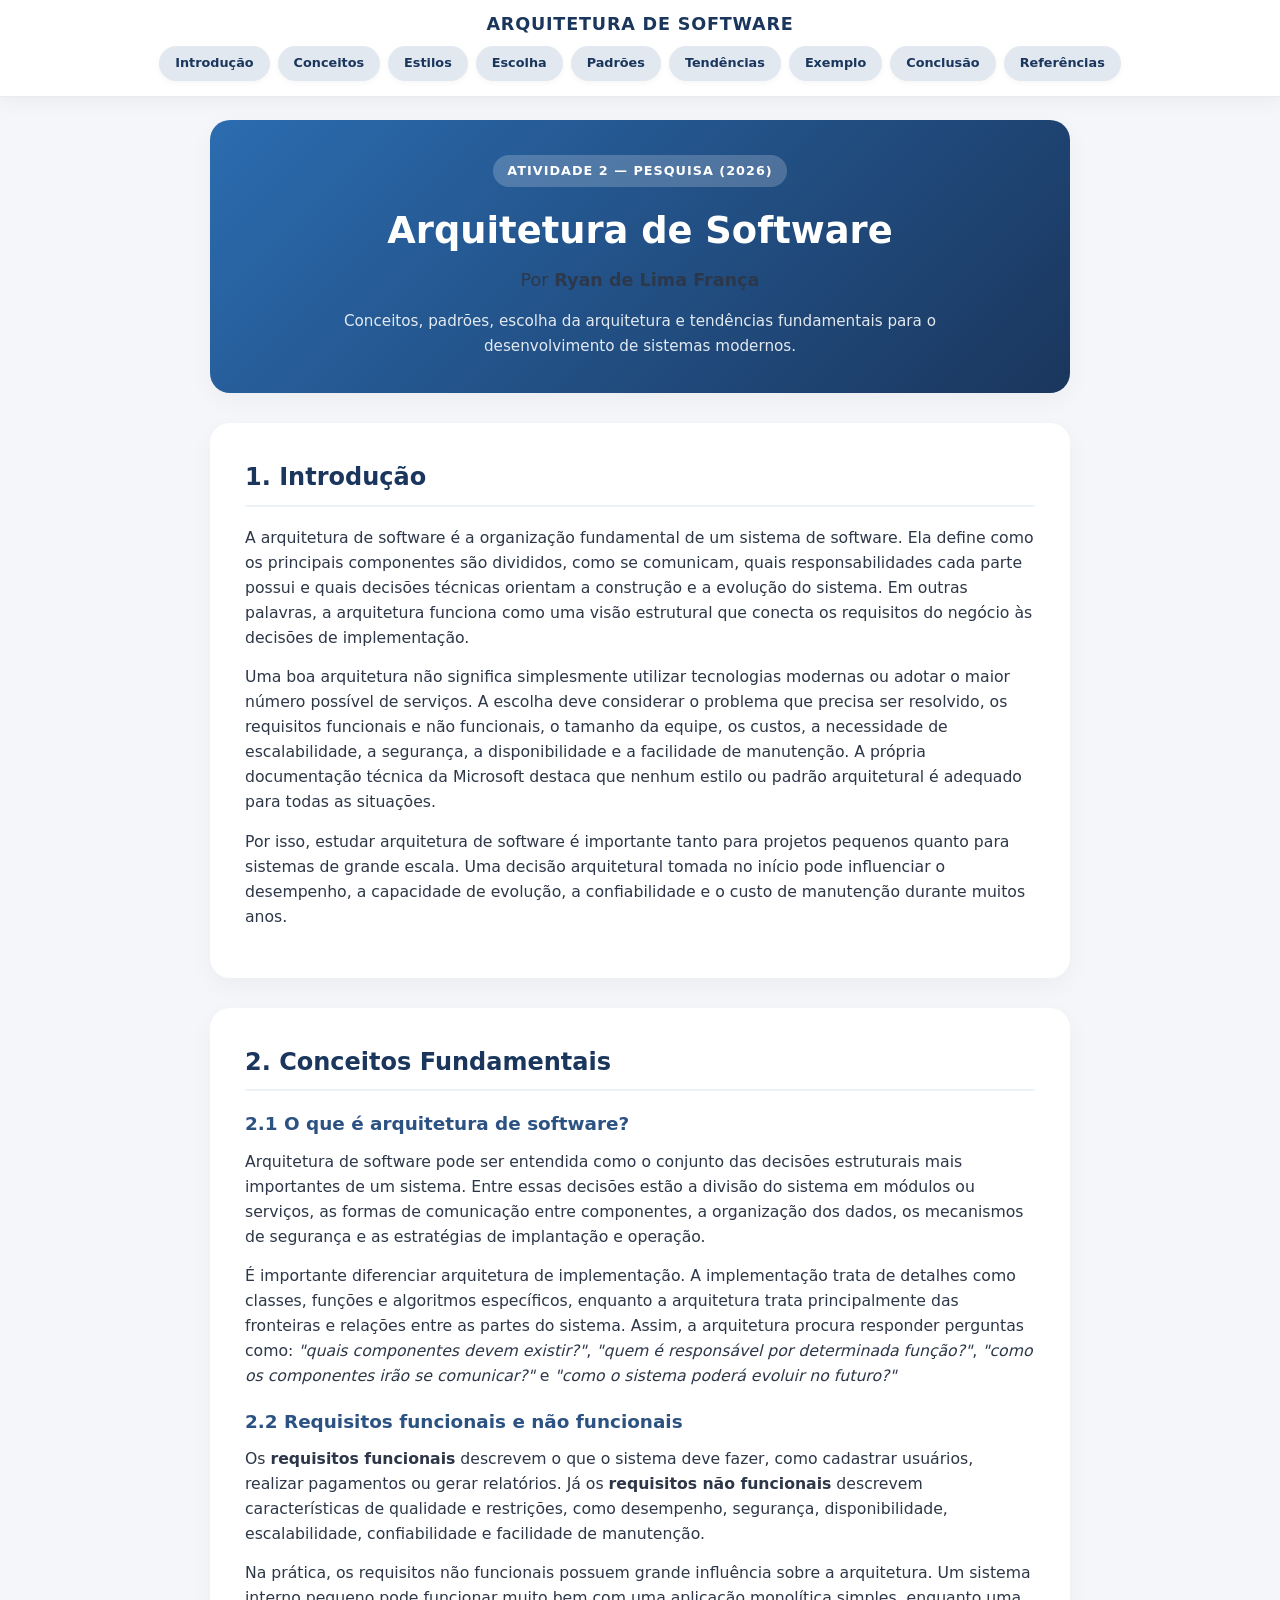
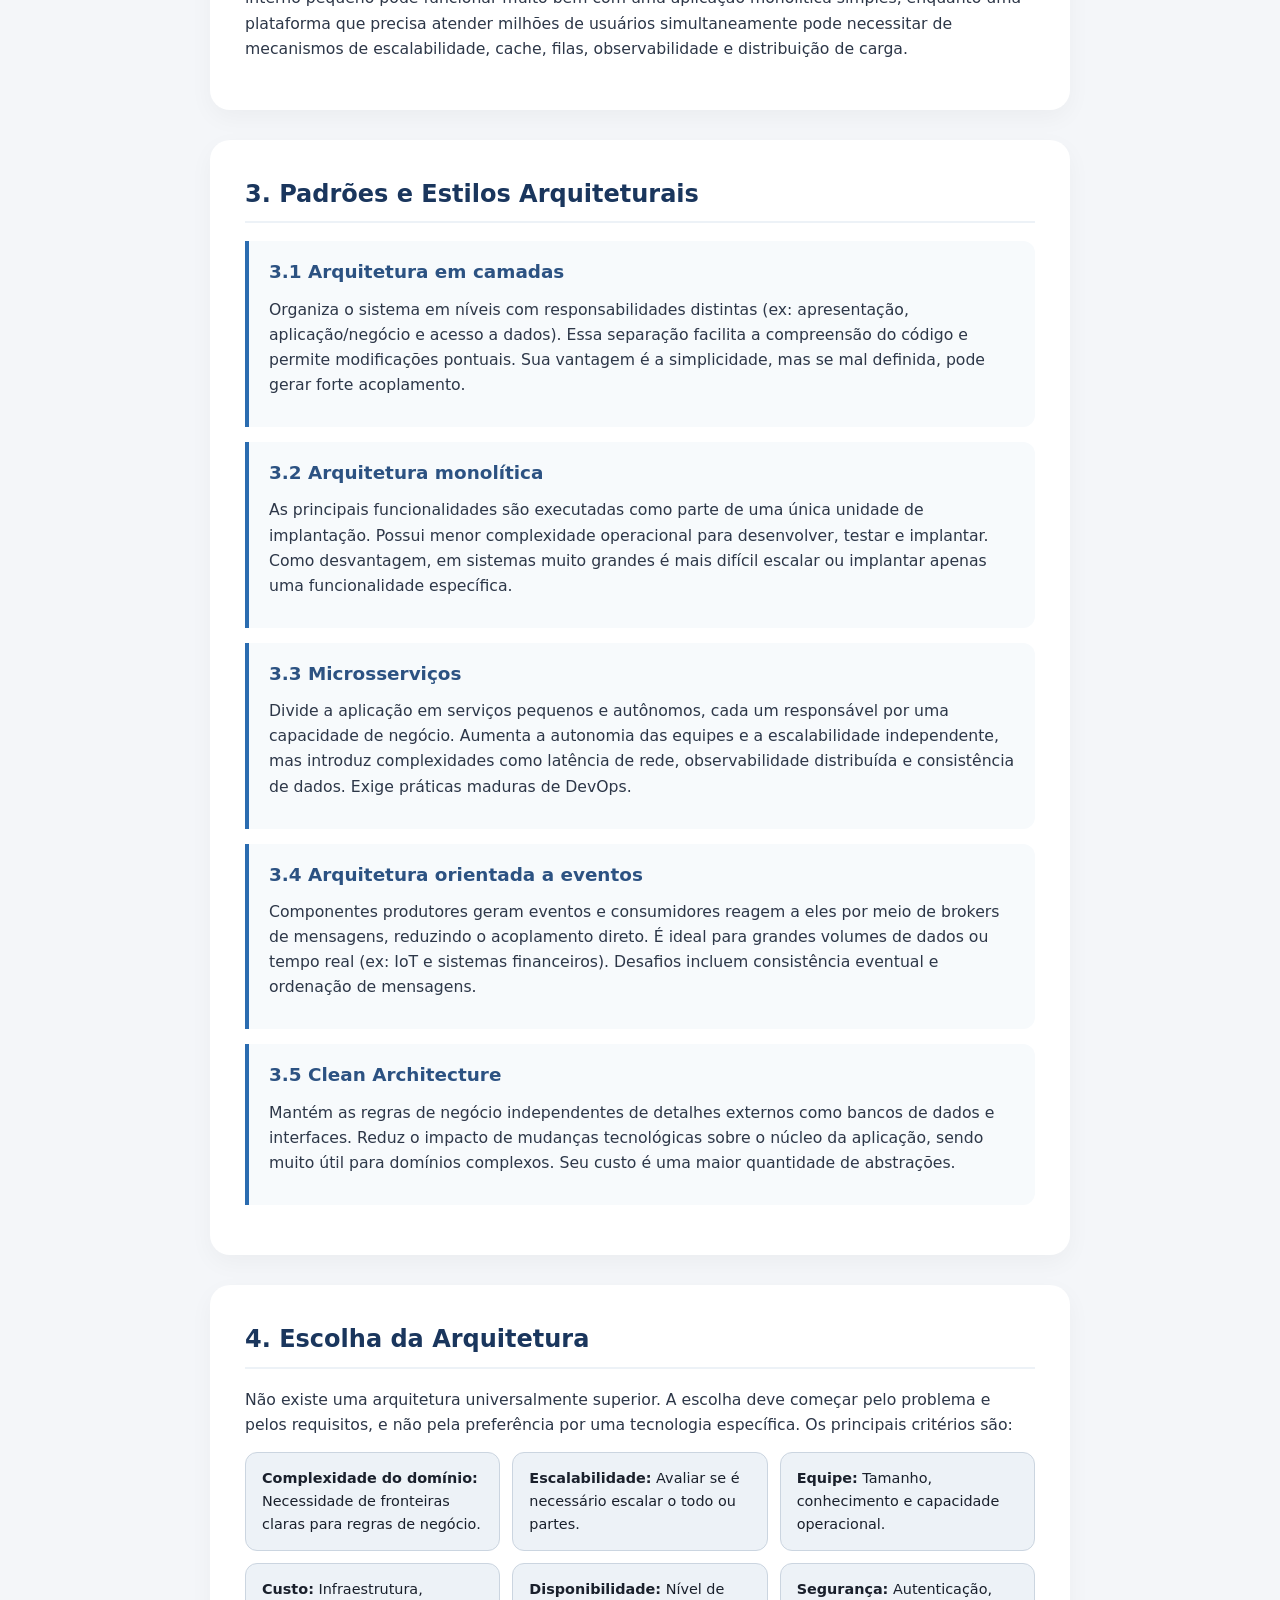
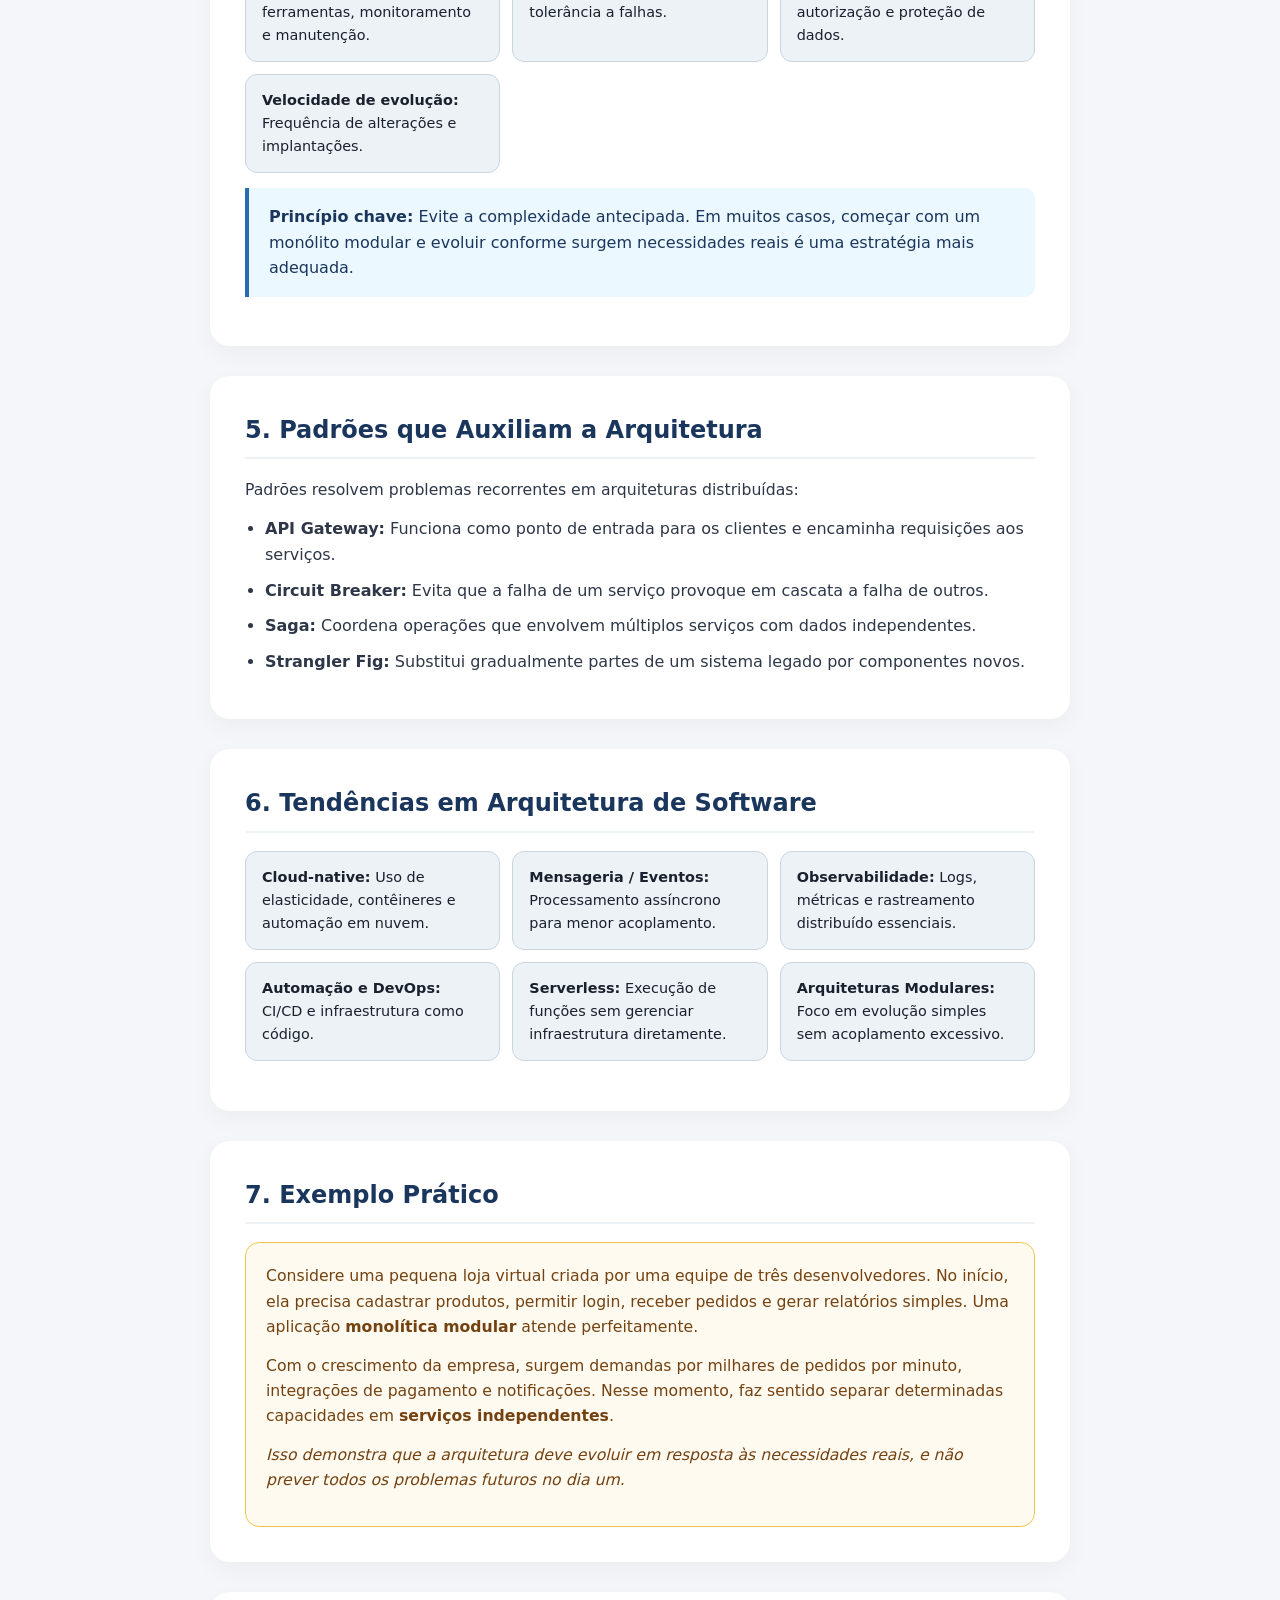
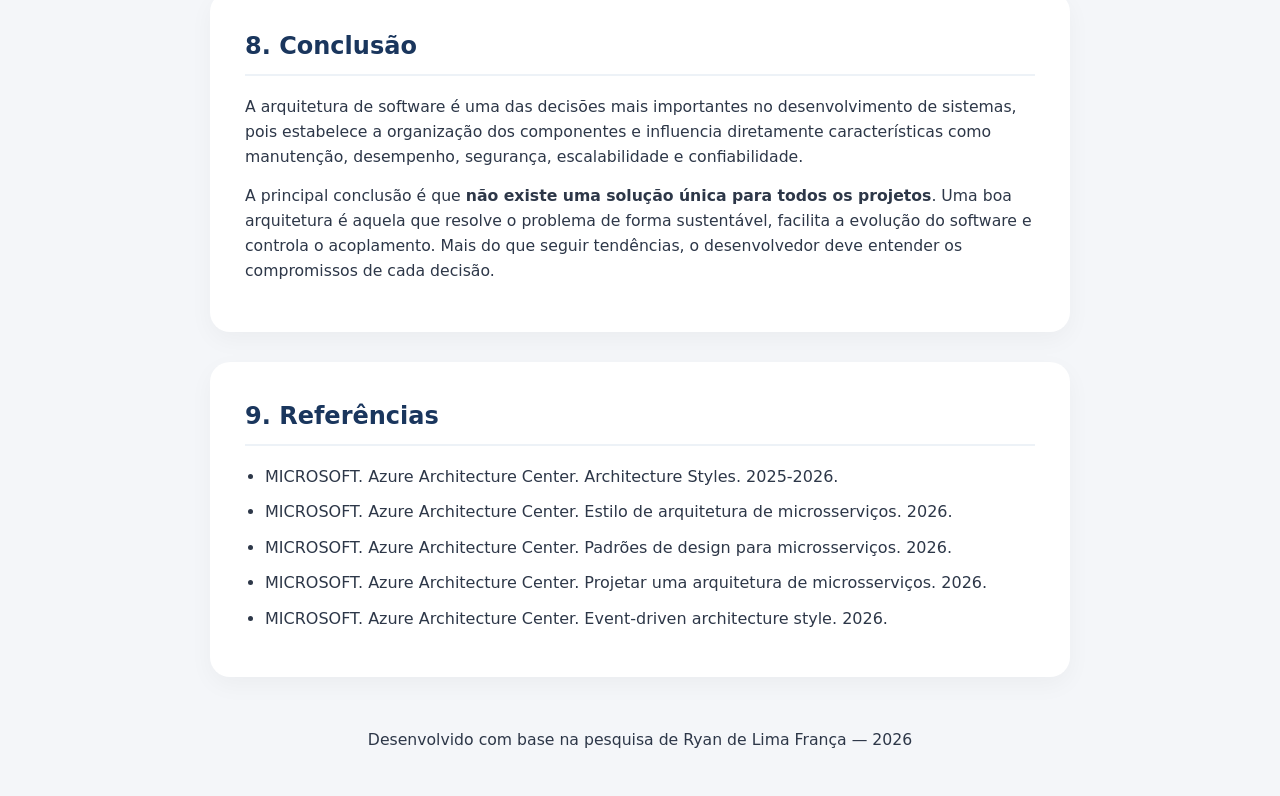
<file: Atividade3/index.html>
<!DOCTYPE html>
<html lang="pt-BR">
<head>
    <meta charset="UTF-8">
    <meta name="viewport" content="width=device-width, initial-scale=1.0">
    <title>Arquitetura de Software — Ryan de Lima França</title>
    <link rel="stylesheet" href="style.css">
</head>
<body>

    <!-- Navegação Fixa no Topo -->
    <header class="navbar">
        <div class="nav-title">Arquitetura de Software</div>
        <nav class="nav-links">
            <a href="#introducao" class="nav-btn">Introdução</a>
            <a href="#conceitos" class="nav-btn">Conceitos</a>
            <a href="#padroes" class="nav-btn">Estilos</a>
            <a href="#escolha" class="nav-btn">Escolha</a>
            <a href="#auxiliares" class="nav-btn">Padrões</a>
            <a href="#tendencias" class="nav-btn">Tendências</a>
            <a href="#exemplo" class="nav-btn">Exemplo</a>
            <a href="#conclusao" class="nav-btn">Conclusão</a>
            <a href="#referencias" class="nav-btn">Referências</a>
        </nav>
    </header>

    <main class="content-container">

        <!-- Banner / Capa -->
        <section class="hero-card">
            <span class="sub-tag">Atividade 2 — Pesquisa (2026)</span>
            <h1>Arquitetura de Software</h1>
            <p class="author">Por <strong>Ryan de Lima França</strong></p>
            <p class="hero-desc">Conceitos, padrões, escolha da arquitetura e tendências fundamentais para o desenvolvimento de sistemas modernos.</p>
        </section>

        <!-- 1. INTRODUÇÃO -->
        <section id="introducao" class="doc-card">
            <h2>1. Introdução</h2>
            <p>A arquitetura de software é a organização fundamental de um sistema de software. Ela define como os principais componentes são divididos, como se comunicam, quais responsabilidades cada parte possui e quais decisões técnicas orientam a construção e a evolução do sistema. Em outras palavras, a arquitetura funciona como uma visão estrutural que conecta os requisitos do negócio às decisões de implementação.</p>
            <p>Uma boa arquitetura não significa simplesmente utilizar tecnologias modernas ou adotar o maior número possível de serviços. A escolha deve considerar o problema que precisa ser resolvido, os requisitos funcionais e não funcionais, o tamanho da equipe, os custos, a necessidade de escalabilidade, a segurança, a disponibilidade e a facilidade de manutenção. A própria documentação técnica da Microsoft destaca que nenhum estilo ou padrão arquitetural é adequado para todas as situações.</p>
            <p>Por isso, estudar arquitetura de software é importante tanto para projetos pequenos quanto para sistemas de grande escala. Uma decisão arquitetural tomada no início pode influenciar o desempenho, a capacidade de evolução, a confiabilidade e o custo de manutenção durante muitos anos.</p>
        </section>

        <!-- 2. CONCEITOS FUNDAMENTAIS -->
        <section id="conceitos" class="doc-card">
            <h2>2. Conceitos Fundamentais</h2>
            
            <h3>2.1 O que é arquitetura de software?</h3>
            <p>Arquitetura de software pode ser entendida como o conjunto das decisões estruturais mais importantes de um sistema. Entre essas decisões estão a divisão do sistema em módulos ou serviços, as formas de comunicação entre componentes, a organização dos dados, os mecanismos de segurança e as estratégias de implantação e operação.</p>
            <p>É importante diferenciar arquitetura de implementação. A implementação trata de detalhes como classes, funções e algoritmos específicos, enquanto a arquitetura trata principalmente das fronteiras e relações entre as partes do sistema. Assim, a arquitetura procura responder perguntas como: <em>"quais componentes devem existir?"</em>, <em>"quem é responsável por determinada função?"</em>, <em>"como os componentes irão se comunicar?"</em> e <em>"como o sistema poderá evoluir no futuro?"</em></p>

            <h3>2.2 Requisitos funcionais e não funcionais</h3>
            <p>Os <strong>requisitos funcionais</strong> descrevem o que o sistema deve fazer, como cadastrar usuários, realizar pagamentos ou gerar relatórios. Já os <strong>requisitos não funcionais</strong> descrevem características de qualidade e restrições, como desempenho, segurança, disponibilidade, escalabilidade, confiabilidade e facilidade de manutenção.</p>
            <p>Na prática, os requisitos não funcionais possuem grande influência sobre a arquitetura. Um sistema interno pequeno pode funcionar muito bem com uma aplicação monolítica simples, enquanto uma plataforma que precisa atender milhões de usuários simultaneamente pode necessitar de mecanismos de escalabilidade, cache, filas, observabilidade e distribuição de carga.</p>
        </section>

        <!-- 3. PADRÕES E ESTILOS ARQUITETURAIS -->
        <section id="padroes" class="doc-card">
            <h2>3. Padrões e Estilos Arquiteturais</h2>

            <div class="topic-box">
                <h3>3.1 Arquitetura em camadas</h3>
                <p>Organiza o sistema em níveis com responsabilidades distintas (ex: apresentação, aplicação/negócio e acesso a dados). Essa separação facilita a compreensão do código e permite modificações pontuais. Sua vantagem é a simplicidade, mas se mal definida, pode gerar forte acoplamento.</p>
            </div>

            <div class="topic-box">
                <h3>3.2 Arquitetura monolítica</h3>
                <p>As principais funcionalidades são executadas como parte de uma única unidade de implantação. Possui menor complexidade operacional para desenvolver, testar e implantar. Como desvantagem, em sistemas muito grandes é mais difícil escalar ou implantar apenas uma funcionalidade específica.</p>
            </div>

            <div class="topic-box">
                <h3>3.3 Microsserviços</h3>
                <p>Divide a aplicação em serviços pequenos e autônomos, cada um responsável por uma capacidade de negócio. Aumenta a autonomia das equipes e a escalabilidade independente, mas introduz complexidades como latência de rede, observabilidade distribuída e consistência de dados. Exige práticas maduras de DevOps.</p>
            </div>

            <div class="topic-box">
                <h3>3.4 Arquitetura orientada a eventos</h3>
                <p>Componentes produtores geram eventos e consumidores reagem a eles por meio de brokers de mensagens, reduzindo o acoplamento direto. É ideal para grandes volumes de dados ou tempo real (ex: IoT e sistemas financeiros). Desafios incluem consistência eventual e ordenação de mensagens.</p>
            </div>

            <div class="topic-box">
                <h3>3.5 Clean Architecture</h3>
                <p>Mantém as regras de negócio independentes de detalhes externos como bancos de dados e interfaces. Reduz o impacto de mudanças tecnológicas sobre o núcleo da aplicação, sendo muito útil para domínios complexos. Seu custo é uma maior quantidade de abstrações.</p>
            </div>
        </section>

        <!-- 4. ESCOLHA DA ARQUITETURA -->
        <section id="escolha" class="doc-card">
            <h2>4. Escolha da Arquitetura</h2>
            <p>Não existe uma arquitetura universalmente superior. A escolha deve começar pelo problema e pelos requisitos, e não pela preferência por uma tecnologia específica. Os principais critérios são:</p>
            
            <div class="grid-list">
                <div class="grid-item"><strong>Complexidade do domínio:</strong> Necessidade de fronteiras claras para regras de negócio.</div>
                <div class="grid-item"><strong>Escalabilidade:</strong> Avaliar se é necessário escalar o todo ou partes.</div>
                <div class="grid-item"><strong>Equipe:</strong> Tamanho, conhecimento e capacidade operacional.</div>
                <div class="grid-item"><strong>Custo:</strong> Infraestrutura, ferramentas, monitoramento e manutenção.</div>
                <div class="grid-item"><strong>Disponibilidade:</strong> Nível de tolerância a falhas.</div>
                <div class="grid-item"><strong>Segurança:</strong> Autenticação, autorização e proteção de dados.</div>
                <div class="grid-item"><strong>Velocidade de evolução:</strong> Frequência de alterações e implantações.</div>
            </div>

            <p class="highlight-text"><strong>Princípio chave:</strong> Evite a complexidade antecipada. Em muitos casos, começar com um monólito modular e evoluir conforme surgem necessidades reais é uma estratégia mais adequada.</p>
        </section>

        <!-- 5. PADRÕES QUE AUXILIAM -->
        <section id="auxiliares" class="doc-card">
            <h2>5. Padrões que Auxiliam a Arquitetura</h2>
            <p>Padrões resolvem problemas recorrentes em arquiteturas distribuídas:</p>
            <ul class="styled-list">
                <li><strong>API Gateway:</strong> Funciona como ponto de entrada para os clientes e encaminha requisições aos serviços.</li>
                <li><strong>Circuit Breaker:</strong> Evita que a falha de um serviço provoque em cascata a falha de outros.</li>
                <li><strong>Saga:</strong> Coordena operações que envolvem múltiplos serviços com dados independentes.</li>
                <li><strong>Strangler Fig:</strong> Substitui gradualmente partes de um sistema legado por componentes novos.</li>
            </ul>
        </section>

        <!-- 6. TENDÊNCIAS -->
        <section id="tendencias" class="doc-card">
            <h2>6. Tendências em Arquitetura de Software</h2>
            <div class="grid-list">
                <div class="grid-item"><strong>Cloud-native:</strong> Uso de elasticidade, contêineres e automação em nuvem.</div>
                <div class="grid-item"><strong>Mensageria / Eventos:</strong> Processamento assíncrono para menor acoplamento.</div>
                <div class="grid-item"><strong>Observabilidade:</strong> Logs, métricas e rastreamento distribuído essenciais.</div>
                <div class="grid-item"><strong>Automação e DevOps:</strong> CI/CD e infraestrutura como código.</div>
                <div class="grid-item"><strong>Serverless:</strong> Execução de funções sem gerenciar infraestrutura diretamente.</div>
                <div class="grid-item"><strong>Arquiteturas Modulares:</strong> Foco em evolução simples sem acoplamento excessivo.</div>
            </div>
        </section>

        <!-- 7. EXEMPLO PRÁTICO -->
        <section id="exemplo" class="doc-card">
            <h2>7. Exemplo Prático</h2>
            <div class="example-box">
                <p>Considere uma pequena loja virtual criada por uma equipe de três desenvolvedores. No início, ela precisa cadastrar produtos, permitir login, receber pedidos e gerar relatórios simples. Uma aplicação <strong>monolítica modular</strong> atende perfeitamente.</p>
                <p>Com o crescimento da empresa, surgem demandas por milhares de pedidos por minuto, integrações de pagamento e notificações. Nesse momento, faz sentido separar determinadas capacidades em <strong>serviços independentes</strong>.</p>
                <p><em>Isso demonstra que a arquitetura deve evoluir em resposta às necessidades reais, e não prever todos os problemas futuros no dia um.</em></p>
            </div>
        </section>

        <!-- 8. CONCLUSÃO -->
        <section id="conclusao" class="doc-card">
            <h2>8. Conclusão</h2>
            <p>A arquitetura de software é uma das decisões mais importantes no desenvolvimento de sistemas, pois estabelece a organização dos componentes e influencia diretamente características como manutenção, desempenho, segurança, escalabilidade e confiabilidade.</p>
            <p>A principal conclusão é que <strong>não existe uma solução única para todos os projetos</strong>. Uma boa arquitetura é aquela que resolve o problema de forma sustentável, facilita a evolução do software e controla o acoplamento. Mais do que seguir tendências, o desenvolvedor deve entender os compromissos de cada decisão.</p>
        </section>

        <!-- 9. REFERÊNCIAS -->
        <section id="referencias" class="doc-card">
            <h2>9. Referências</h2>
            <ul class="ref-list">
                <li>MICROSOFT. Azure Architecture Center. Architecture Styles. 2025-2026.</li>
                <li>MICROSOFT. Azure Architecture Center. Estilo de arquitetura de microsserviços. 2026.</li>
                <li>MICROSOFT. Azure Architecture Center. Padrões de design para microsserviços. 2026.</li>
                <li>MICROSOFT. Azure Architecture Center. Projetar uma arquitetura de microsserviços. 2026.</li>
                <li>MICROSOFT. Azure Architecture Center. Event-driven architecture style. 2026.</li>
            </ul>
        </section>

    </main>

    <footer class="footer">
        <p>Desenvolvido com base na pesquisa de Ryan de Lima França — 2026</p>
    </footer>

</body>
</html>
</file>
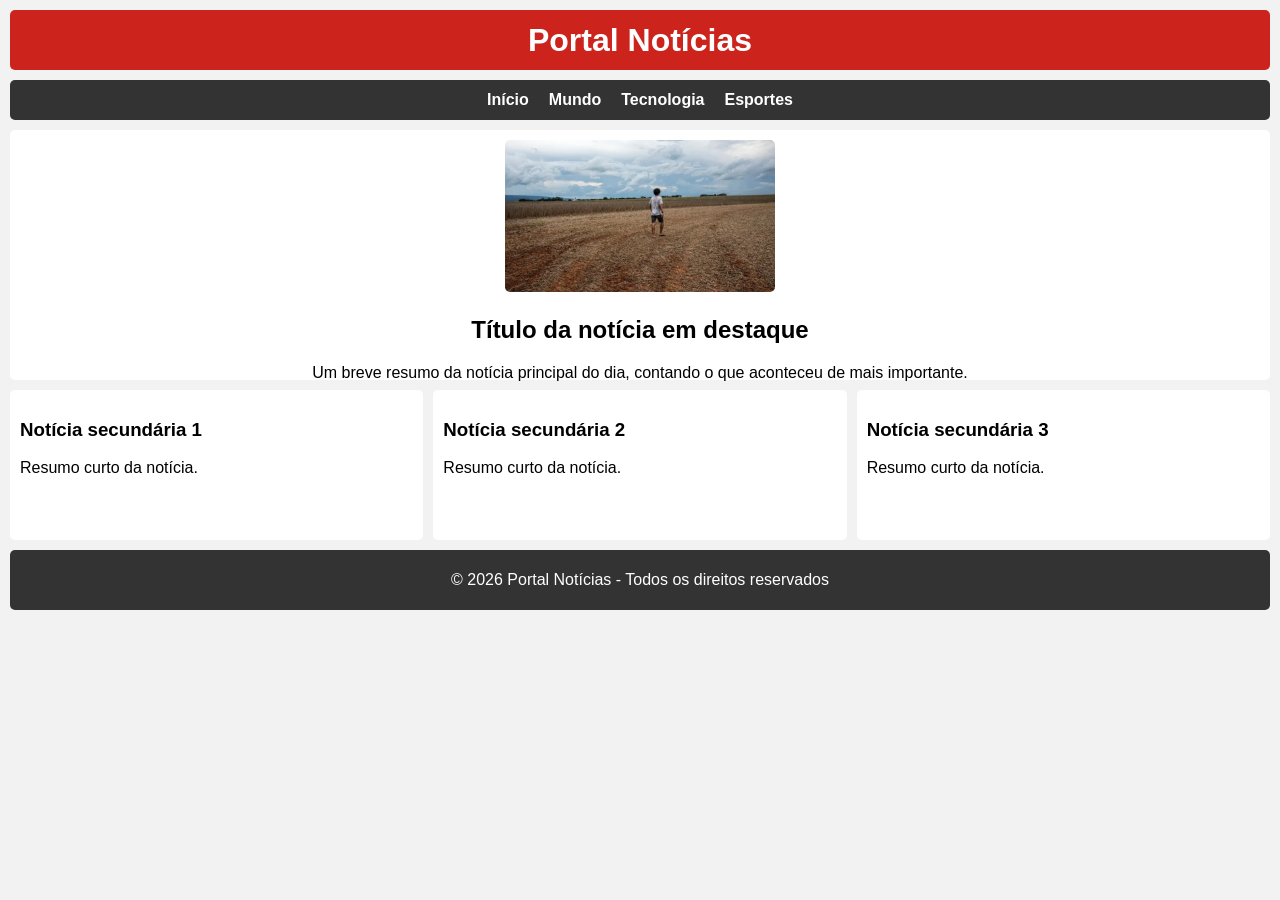
<file: Atividade4/index.html>
<!DOCTYPE html>
<html lang="pt-br">
<head>
    <meta charset="UTF-8">
    <meta name="viewport" content="width=device-width, initial-scale=1.0">
    <link rel="stylesheet" href="style.css">
    <title>Portal Notícias</title>
</head>
<body>
    <div class="container-box">

        <div class="box header">
            <h1>Portal Notícias</h1>
        </div>

        <div class="box nav">
            <a href="#">Início</a>
            <a href="#">Mundo</a>
            <a href="#">Tecnologia</a>
            <a href="#">Esportes</a>
        </div>

        <div class="box destaque">
            <img src="imagem.jpg" alt="Imagem da notícia em destaque" height="480" width="270">
            <h2>Título da notícia em destaque</h2>
            <p>Um breve resumo da notícia principal do dia, contando o que aconteceu de mais importante.</p>
        </div>

        <div class="box noticia1">
            <h3>Notícia secundária 1</h3>
            <p>Resumo curto da notícia.</p>
        </div>

        <div class="box noticia2">
            <h3>Notícia secundária 2</h3>
            <p>Resumo curto da notícia.</p>
        </div>

        <div class="box noticia3">
            <h3>Notícia secundária 3</h3>
            <p>Resumo curto da notícia.</p>
        </div>

        <div class="box footer">
            <p>&copy; 2026 Portal Notícias - Todos os direitos reservados</p>
        </div>

    </div>
</body>
</html>
</file>
<file: Atividade3/style.css>
* {
    box-sizing: border-box;
    margin: 0;
    padding: 0;
    font-family: 'Segoe UI', system-ui, -apple-system, sans-serif;
}

html {
    scroll-behavior: smooth;
}

body {
    background-color: #f4f6f9;
    color: #2d3748;
    padding-top: 100px;
    line-height: 1.6;
}

/* Header & Navbar Fixa */
.navbar {
    position: fixed;
    top: 0;
    left: 0;
    width: 100%;
    background: rgba(255, 255, 255, 0.95);
    backdrop-filter: blur(12px);
    -webkit-backdrop-filter: blur(12px);
    border-bottom: 1px solid rgba(0, 0, 0, 0.08);
    box-shadow: 0 4px 18px rgba(0, 0, 0, 0.05);
    display: flex;
    flex-direction: column;
    align-items: center;
    padding: 10px 20px;
    z-index: 1000;
}

.nav-title {
    font-size: 1.1rem;
    font-weight: 800;
    color: #1a365d;
    text-transform: uppercase;
    letter-spacing: 0.8px;
    margin-bottom: 8px;
}

.nav-links {
    display: flex;
    gap: 8px;
    justify-content: center;
    width: 100%;
    max-width: 1000px;
    overflow-x: auto;
    padding-bottom: 5px;
    scrollbar-width: none;
}

.nav-links::-webkit-scrollbar {
    display: none;
}

/* Botões da Navbar */
.nav-btn {
    text-decoration: none;
    padding: 7px 16px;
    border-radius: 50px;
    font-size: 0.8rem;
    font-weight: 700;
    color: #1a365d;
    background: #e2e8f0;
    white-space: nowrap;
    transition: all 0.25s ease;
    box-shadow: 0 2px 6px rgba(0, 0, 0, 0.04);
}

.nav-btn:hover {
    background: #2b6cb0;
    color: white;
    transform: translateY(-2px);
    box-shadow: 0 4px 12px rgba(43, 108, 176, 0.3);
}

/* Container de Conteúdo */
.content-container {
    max-width: 900px;
    margin: 0 auto;
    padding: 20px;
    display: flex;
    flex-direction: column;
    gap: 30px;
}

/* Cards do Documento */
.hero-card, .doc-card {
    background: #ffffff;
    border-radius: 20px;
    padding: 35px;
    box-shadow: 0 8px 24px rgba(0, 0, 0, 0.04);
    scroll-margin-top: 110px;
}

.hero-card {
    background: linear-gradient(135deg, #2b6cb0 0%, #1a365d 100%);
    color: white;
    text-align: center;
}

.sub-tag {
    font-size: 0.8rem;
    font-weight: 700;
    text-transform: uppercase;
    letter-spacing: 1px;
    background: rgba(255, 255, 255, 0.2);
    padding: 6px 14px;
    border-radius: 20px;
    display: inline-block;
}

.hero-card h1 {
    font-size: 2.3rem;
    margin: 15px 0 5px 0;
}

.author {
    font-size: 1.1rem;
    opacity: 0.95;
    margin-bottom: 15px;
}

.hero-desc {
    font-size: 0.95rem;
    max-width: 700px;
    margin: 0 auto;
    opacity: 0.9;
    color: #f7fafc;
}

/* Tipografia Interna */
h2 {
    font-size: 1.5rem;
    color: #1a365d;
    margin-bottom: 18px;
    border-bottom: 2px solid #edf2f7;
    padding-bottom: 8px;
}

h3 {
    font-size: 1.15rem;
    color: #2c5282;
    margin: 18px 0 10px 0;
}

p {
    margin-bottom: 14px;
    color: #2d3748;
    font-size: 0.98rem;
}

/* Caixas Destaque e Grids com Altíssimo Contraste */
.topic-box {
    background: #f7fafc;
    border-left: 4px solid #2b6cb0;
    padding: 16px 20px;
    border-radius: 0 12px 12px 0;
    margin-bottom: 15px;
}

.topic-box h3 {
    margin-top: 0;
}

.grid-list {
    display: grid;
    grid-template-columns: repeat(auto-fit, minmax(250px, 1fr));
    gap: 12px;
    margin: 15px 0;
}

.grid-item {
    background: #edf2f7;
    border: 1px solid #cbd5e0;
    padding: 14px 16px;
    border-radius: 12px;
    font-size: 0.9rem;
    color: #1a202c;
}

.highlight-text {
    background: #ebf8ff;
    border-left: 4px solid #2b6cb0;
    padding: 16px 20px;
    border-radius: 0 10px 10px 0;
    margin-top: 15px;
    color: #1a365d;
    font-size: 1rem;
}

.styled-list, .ref-list {
    padding-left: 20px;
    color: #2d3748;
}

.styled-list li, .ref-list li {
    margin-bottom: 10px;
}

.example-box {
    background: #fffaf0;
    border: 1px solid #ecc94b;
    padding: 20px;
    border-radius: 14px;
}

.example-box p {
    color: #744210;
}

/* Footer */
.footer {
    text-align: center;
    padding: 30px 20px;
    color: #718096;
    font-size: 0.85rem;
}

/* Responsividade */
@media (max-width: 650px) {
    body {
        padding-top: 90px;
    }
    .hero-card h1 {
        font-size: 1.7rem;
    }
    .doc-card {
        padding: 22px;
    }
    .nav-links {
        justify-content: flex-start;
    }
}
</file>
<file: Atividade4/style.css>
body {
    margin: 0;
    padding: 10px;
    font-family: Arial, sans-serif;
    background-color: #f2f2f2;
}

.container-box {
    display: grid;
    grid-gap: 10px;
    grid-template-columns: 1fr 1fr 1fr;
    grid-template-rows: 60px 40px 250px 150px 60px;
    grid-template-areas:
        'header header header'
        'nav nav nav'
        'destaque destaque destaque'
        'noticia1 noticia2 noticia3'
        'footer footer footer';
}

.box {
    background-color: #ffffff;
    border-radius: 5px;
    padding: 10px;
    box-sizing: border-box;
}

.header {
    grid-area: header;
    background-color: #cc241d;
    color: white;
    display: flex;
    align-items: center;
    justify-content: center;
}

.header h1 {
    margin: 0;
}

.nav {
    grid-area: nav;
    display: flex;
    align-items: center;
    justify-content: center;
    gap: 20px;
    background-color: #333;
}

.nav a {
    color: white;
    text-decoration: none;
    font-weight: bold;
}

.destaque {
    grid-area: destaque;
    text-align: center;
}

.destaque img {
    max-width: 100%;
    height: auto;
    border-radius: 5px;
}

.noticia1 {
    grid-area: noticia1;
}

.noticia2 {
    grid-area: noticia2;
}

.noticia3 {
    grid-area: noticia3;
}

.footer {
    grid-area: footer;
    background-color: #333;
    color: white;
    display: flex;
    align-items: center;
    justify-content: center;
    text-align: center;
}
</file>
